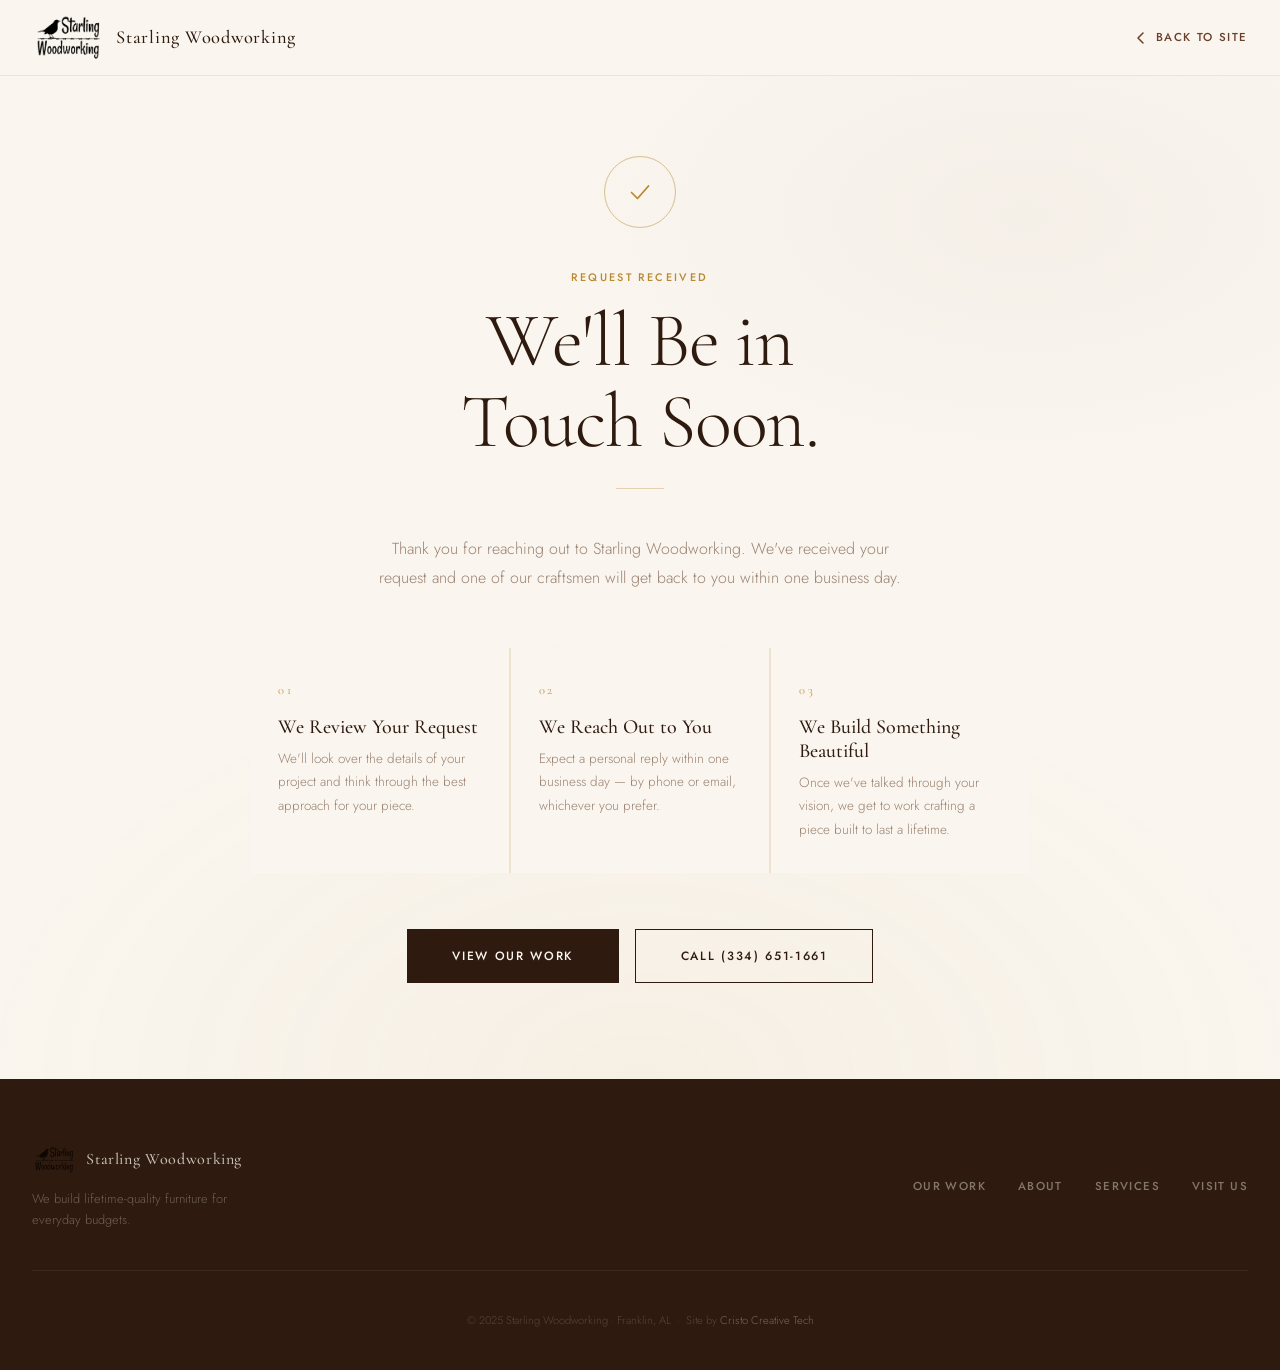
<file: quote-received.html>
<!DOCTYPE html>
<html lang="en">
<head>
  <!-- Google tag (gtag.js) -->
  <script async src="https://www.googletagmanager.com/gtag/js?id=G-CDT7YMXN7Y"></script>
  <script>
    window.dataLayer = window.dataLayer || [];
    function gtag(){dataLayer.push(arguments);}
    gtag('js', new Date());
    gtag('config', 'G-CDT7YMXN7Y');
    gtag('config', 'AW-18181850952');

    /* ── Google Ads conversion event ───────────────────────────────────────
       Fill in the conversion label from Google Ads:
       Goals → Conversions → [action] → Tag details
    ────────────────────────────────────────────────────────────────────── */
    gtag('event', 'conversion', {
      'send_to': 'AW-18181850952/XXXXXXXXXXXXXXXXXXXXXX'
    });
  </script>

  <meta charset="UTF-8">
  <meta name="viewport" content="width=device-width, initial-scale=1.0">
  <title>Request Received — Starling Woodworking</title>
  <meta name="description" content="Thank you for reaching out to Starling Woodworking. We've received your request and will be in touch soon.">
  <meta name="robots" content="noindex, nofollow">

  <link rel="icon" type="image/png" href="/images/favicon/favicon-96x96.png" sizes="96x96" />
  <link rel="icon" type="image/svg+xml" href="/images/favicon/favicon.svg" />
  <link rel="shortcut icon" href="/images/favicon/favicon.ico" />
  <link rel="apple-touch-icon" sizes="180x180" href="/images/favicon/apple-touch-icon.png" />
  <meta name="apple-mobile-web-app-title" content="Starling Woodworking" />

  <link rel="preconnect" href="https://fonts.googleapis.com">
  <link rel="preconnect" href="https://fonts.gstatic.com" crossorigin>
  <link href="https://fonts.googleapis.com/css2?family=Cormorant+Garamond:ital,wght@0,300;0,400;0,500;1,300;1,400&family=Jost:wght@300;400;500&display=swap" rel="stylesheet">
  <link rel="stylesheet" href="styles.css">

  <style>
    /* ── Page layout ── */
    .ty-page {
      min-height: 100vh;
      display: flex;
      flex-direction: column;
    }

    /* ── Slim confirmation nav ── */
    .ty-nav {
      position: fixed;
      top: 0; left: 0; right: 0;
      z-index: 100;
      height: var(--nav-h);
      border-bottom: 1px solid rgba(46,26,14,0.08);
      background: rgba(250,246,239,0.92);
      backdrop-filter: blur(14px);
      -webkit-backdrop-filter: blur(14px);
    }
    .ty-nav__inner {
      max-width: var(--max-w);
      margin: 0 auto;
      padding: 0 2rem;
      height: 100%;
      display: flex;
      align-items: center;
      justify-content: space-between;
    }
    .ty-nav__logo {
      display: flex;
      align-items: center;
      gap: 0.75rem;
    }
    .ty-nav__logo img {
      height: calc(var(--nav-h) - 20px);
      width: auto;
    }
    .ty-nav__logo-text {
      font-family: 'Cormorant Garamond', Georgia, serif;
      font-size: 1.15rem;
      font-weight: 500;
      letter-spacing: 0.04em;
      color: var(--walnut);
      white-space: nowrap;
    }
    .ty-nav__back {
      font-size: 0.72rem;
      font-weight: 500;
      letter-spacing: 0.14em;
      text-transform: uppercase;
      color: var(--walnut-mid);
      display: flex;
      align-items: center;
      gap: 0.5rem;
      transition: color 0.22s;
    }
    .ty-nav__back:hover { color: var(--gold); }
    .ty-nav__back svg {
      width: 14px; height: 14px;
      transition: transform 0.22s var(--ease);
    }
    .ty-nav__back:hover svg { transform: translateX(-3px); }

    /* ── Hero confirmation ── */
    .ty-hero {
      flex: 1;
      display: flex;
      align-items: center;
      justify-content: center;
      padding: calc(var(--nav-h) + 5rem) 2rem 6rem;
      background: var(--cream);
      position: relative;
      overflow: hidden;
    }

    /* Decorative background grain */
    .ty-hero::before {
      content: '';
      position: absolute;
      inset: 0;
      background-image:
        radial-gradient(ellipse 80% 60% at 50% 100%, rgba(184,137,46,0.06) 0%, transparent 70%),
        radial-gradient(ellipse 60% 40% at 80% 20%, rgba(107,63,42,0.04) 0%, transparent 60%);
      pointer-events: none;
    }

    .ty-hero__inner {
      max-width: 780px;
      width: 100%;
      text-align: center;
      position: relative;
      z-index: 1;
    }

    /* Gold check mark icon */
    .ty-icon {
      display: inline-flex;
      align-items: center;
      justify-content: center;
      width: 72px; height: 72px;
      border: 1.5px solid rgba(184,137,46,0.35);
      border-radius: 50%;
      margin: 0 auto 2.5rem;
      opacity: 0;
      transform: scale(0.85);
      animation: iconReveal 0.7s var(--ease) 0.2s forwards;
    }
    .ty-icon svg {
      width: 28px; height: 28px;
      color: var(--gold);
    }

    @keyframes iconReveal {
      to { opacity: 1; transform: scale(1); }
    }

    /* Decorative ring pulse */
    .ty-icon::after {
      content: '';
      position: absolute;
      width: 72px; height: 72px;
      border-radius: 50%;
      border: 1px solid rgba(184,137,46,0.2);
      animation: ringPulse 2.8s ease-out 0.9s infinite;
    }
    @keyframes ringPulse {
      0%   { transform: scale(1);   opacity: 0.6; }
      100% { transform: scale(1.9); opacity: 0; }
    }

    .ty-eyebrow {
      opacity: 0;
      transform: translateY(16px);
      animation: fadeUp 0.7s var(--ease) 0.45s forwards;
    }

    .ty-title {
      font-family: 'Cormorant Garamond', Georgia, serif;
      font-size: clamp(2.8rem, 6vw, 5.2rem);
      font-weight: 300;
      line-height: 1.05;
      color: var(--walnut);
      letter-spacing: -0.015em;
      margin: 0.5rem 0 1.6rem;
      opacity: 0;
      transform: translateY(22px);
      animation: fadeUp 0.8s var(--ease) 0.6s forwards;
    }

    .ty-subtitle {
      font-size: 1rem;
      font-weight: 300;
      color: var(--text-light);
      line-height: 1.82;
      max-width: 540px;
      margin: 0 auto 3.5rem;
      opacity: 0;
      transform: translateY(16px);
      animation: fadeUp 0.7s var(--ease) 0.78s forwards;
    }

    /* ── Next steps ── */
    .ty-steps {
      display: grid;
      grid-template-columns: repeat(3, 1fr);
      gap: 2px;
      background: var(--parchment);
      margin: 0 0 3.5rem;
      text-align: left;
      opacity: 0;
      transform: translateY(20px);
      animation: fadeUp 0.75s var(--ease) 0.95s forwards;
    }

    .ty-step {
      background: var(--cream);
      padding: 2rem 1.75rem;
      position: relative;
    }

    .ty-step__num {
      font-family: 'Cormorant Garamond', serif;
      font-size: 0.78rem;
      letter-spacing: 0.22em;
      color: var(--gold);
      margin-bottom: 0.9rem;
      display: block;
    }

    .ty-step h3 {
      font-family: 'Cormorant Garamond', serif;
      font-size: 1.25rem;
      font-weight: 500;
      color: var(--walnut);
      margin-bottom: 0.5rem;
      line-height: 1.2;
    }

    .ty-step p {
      font-size: 0.84rem;
      color: var(--text-light);
      line-height: 1.72;
    }

    /* ── Actions ── */
    .ty-actions {
      display: flex;
      align-items: center;
      justify-content: center;
      gap: 1rem;
      flex-wrap: wrap;
      opacity: 0;
      transform: translateY(14px);
      animation: fadeUp 0.7s var(--ease) 1.1s forwards;
    }

    /* ── Divider line ── */
    .ty-divider {
      width: 48px; height: 1px;
      background: rgba(184,137,46,0.35);
      margin: 0 auto 2.8rem;
      opacity: 0;
      animation: fadeIn 0.6s ease 0.72s forwards;
    }

    /* ── Footer (reuse existing footer styles) ── */

    /* ── Responsive ── */
    @media (max-width: 720px) {
      .ty-steps { grid-template-columns: 1fr; }
      .ty-nav__logo-text { display: none; }
      .ty-hero { padding-top: calc(var(--nav-h) + 3.5rem); }
    }

    @media (max-width: 480px) {
      .ty-actions { flex-direction: column; width: 100%; }
      .ty-actions .btn { width: 100%; text-align: center; }
    }
  </style>
</head>
<body class="ty-page">

  <!-- Slim nav — logo only -->
  <nav class="ty-nav">
    <div class="ty-nav__inner">
      <a href="/" class="ty-nav__logo">
        <img src="images/Logo/Logo-no-background.svg" alt="Starling Woodworking">
        <span class="ty-nav__logo-text">Starling Woodworking</span>
      </a>
      <a href="/" class="ty-nav__back">
        <svg viewBox="0 0 14 14" fill="none" aria-hidden="true">
          <path d="M9 2L4 7l5 5" stroke="currentColor" stroke-width="1.5" stroke-linecap="round" stroke-linejoin="round"/>
        </svg>
        Back to site
      </a>
    </div>
  </nav>

  <!-- Confirmation hero -->
  <main class="ty-hero">
    <div class="ty-hero__inner">

      <div class="ty-icon">
        <svg viewBox="0 0 28 28" fill="none" aria-hidden="true">
          <path d="M5.5 14.5l6 6L22.5 8" stroke="currentColor" stroke-width="1.75" stroke-linecap="round" stroke-linejoin="round"/>
        </svg>
      </div>

      <span class="eyebrow ty-eyebrow">Request Received</span>

      <h1 class="ty-title">We'll Be in<br>Touch Soon.</h1>

      <div class="ty-divider"></div>

      <p class="ty-subtitle">
        Thank you for reaching out to Starling Woodworking. We've received your request and one of our craftsmen will get back to you within one business day.
      </p>

      <div class="ty-steps">
        <div class="ty-step">
          <span class="ty-step__num">01</span>
          <h3>We Review Your Request</h3>
          <p>We'll look over the details of your project and think through the best approach for your piece.</p>
        </div>
        <div class="ty-step">
          <span class="ty-step__num">02</span>
          <h3>We Reach Out to You</h3>
          <p>Expect a personal reply within one business day — by phone or email, whichever you prefer.</p>
        </div>
        <div class="ty-step">
          <span class="ty-step__num">03</span>
          <h3>We Build Something Beautiful</h3>
          <p>Once we've talked through your vision, we get to work crafting a piece built to last a lifetime.</p>
        </div>
      </div>

      <div class="ty-actions">
        <a href="/" class="btn btn--dark btn--lg">View Our Work</a>
        <a href="tel:3346511661" class="btn btn--outline btn--lg">Call (334) 651-1661</a>
      </div>

    </div>
  </main>

  <!-- Footer -->
  <footer class="footer">
    <div class="footer__inner">
      <div class="footer__brand">
        <div class="footer__logo">
          <img src="images/Logo/Logo-no-background.svg" alt="" aria-hidden="true" class="footer__logo-mark" height="36" width="36">
          <span class="footer__logo-text">Starling Woodworking</span>
        </div>
        <p>We build lifetime-quality furniture for everyday budgets.</p>
      </div>
      <nav class="footer__nav" aria-label="Footer navigation">
        <a href="/#work">Our Work</a>
        <a href="/#about">About</a>
        <a href="/#services">Services</a>
        <a href="/#visit">Visit Us</a>
      </nav>
      <p class="footer__copy">© 2025 Starling Woodworking · Franklin, AL &nbsp;·&nbsp; Site by <a href="https://cristocreativetech.com" target="_blank" rel="noopener noreferrer" class="footer__credit">Cristo Creative Tech</a></p>
    </div>
  </footer>

</body>
</html>
</file>
<file: styles.css>
/* =============================================
   STARLING WOODWORKING — styles.css
   ============================================= */

:root {
  --cream:      #FAF6EF;
  --parchment:  #EDE3D0;
  --walnut:     #2E1A0E;
  --walnut-mid: #6B3F2A;
  --gold:       #B8892E;
  --text:       #3A2B1F;
  --text-light: #9A8272;
  --max-w:      1320px;
  --nav-h:      76px;
  --ease:       cubic-bezier(0.16, 1, 0.3, 1);
}

/* --- Reset --- */
*, *::before, *::after { box-sizing: border-box; margin: 0; padding: 0; }
html { scroll-behavior: smooth; -webkit-text-size-adjust: 100%; }
body {
  background: var(--cream);
  color: var(--text);
  font-family: 'Jost', 'Helvetica Neue', sans-serif;
  font-weight: 300;
  line-height: 1.7;
  overflow-x: hidden;
}
img { display: block; max-width: 100%; height: auto; }
a { color: inherit; text-decoration: none; }
ul { list-style: none; }
address { font-style: normal; }

/* Prevent blue tap flash on mobile; improve tap responsiveness */
a, button, [tabindex], [role="button"] {
  -webkit-tap-highlight-color: transparent;
  touch-action: manipulation;
}

/* --- Type --- */
.section-title {
  font-family: 'Cormorant Garamond', Georgia, serif;
  font-size: clamp(2.2rem, 4.5vw, 3.8rem);
  font-weight: 400;
  line-height: 1.08;
  color: var(--walnut);
  letter-spacing: -0.01em;
}
.section-sub {
  font-size: 0.97rem;
  color: var(--text-light);
  max-width: 480px;
  margin-top: 0.9rem;
  line-height: 1.75;
}
.eyebrow {
  display: block;
  font-size: 0.68rem;
  font-weight: 500;
  letter-spacing: 0.22em;
  text-transform: uppercase;
  color: var(--gold);
  margin-bottom: 0.9rem;
}

/* --- Buttons --- */
.btn {
  display: inline-block;
  padding: 0.9rem 2.4rem;
  font-family: 'Jost', sans-serif;
  font-size: 0.75rem;
  font-weight: 500;
  letter-spacing: 0.14em;
  text-transform: uppercase;
  border: 1.5px solid transparent;
  transition: background 0.28s, color 0.28s, border-color 0.28s;
  cursor: pointer;
}
.btn--light   { background: var(--cream); color: var(--walnut); border-color: var(--cream); }
.btn--light:hover { background: transparent; color: var(--cream); }
.btn--dark    { background: var(--walnut); color: var(--cream); border-color: var(--walnut); }
.btn--dark:hover  { background: var(--walnut-mid); border-color: var(--walnut-mid); }
.btn--outline { background: transparent; color: var(--walnut); border-color: var(--walnut); }
.btn--outline:hover { background: var(--walnut); color: var(--cream); }
.btn--lg { padding: 1rem 2.8rem; }

/* =============================================
   NAV
   ============================================= */
.nav {
  position: fixed;
  top: 0; left: 0; right: 0;
  z-index: 100;
  height: var(--nav-h);
  border-bottom: 1px solid rgba(46,26,14,0.08);
  transition: box-shadow 0.35s;
}
/* Backdrop blur lives on ::before so it doesn't create a containing block
   that traps position:fixed children (iOS Safari backdrop-filter bug) */
.nav::before {
  content: '';
  position: absolute;
  top: 0; right: 0; bottom: 0; left: 0;
  inset: 0;
  background: rgba(250,246,239,0.88);
  backdrop-filter: blur(14px);
  -webkit-backdrop-filter: blur(14px);
  transition: background 0.35s;
  z-index: -1;
}
.nav.scrolled { box-shadow: 0 1px 0 rgba(46,26,14,0.1); }
.nav.scrolled::before { background: var(--cream); }
.nav__inner {
  max-width: var(--max-w);
  margin: 0 auto;
  padding: 0 max(2rem, env(safe-area-inset-right)) 0 max(2rem, env(safe-area-inset-left));
  height: 100%;
  display: flex;
  align-items: center;
  gap: 2rem;
}
.nav__logo {
  flex-shrink: 0;
  display: flex;
  align-items: center;
  gap: 0.75rem;
}
.nav__logo-mark {
  height: calc(var(--nav-h) - 8px);
  width: auto;
  flex-shrink: 0;
}
.nav__logo-text {
  font-family: 'Cormorant Garamond', Georgia, serif;
  font-size: 1.15rem;
  font-weight: 500;
  letter-spacing: 0.04em;
  color: var(--walnut);
  white-space: nowrap;
}

.nav__links {
  display: flex;
  gap: 2.5rem;
  margin-left: auto;
}
.nav__link {
  font-size: 0.75rem;
  font-weight: 500;
  letter-spacing: 0.12em;
  text-transform: uppercase;
  color: var(--text);
  transition: color 0.25s;
  position: relative;
}
.nav__link::after {
  content: '';
  position: absolute;
  bottom: -3px; left: 0;
  width: 0; height: 1px;
  background: var(--gold);
  transition: width 0.28s var(--ease);
}
.nav__link:hover { color: var(--gold); }
.nav__link:hover::after { width: 100%; }

.nav__cta {
  margin-left: 1rem;
  font-size: 0.72rem;
  font-weight: 500;
  letter-spacing: 0.14em;
  text-transform: uppercase;
  color: var(--walnut);
  border: 1px solid var(--walnut);
  padding: 0.5rem 1.4rem;
  transition: background 0.25s, color 0.25s;
}
.nav__cta:hover { background: var(--walnut); color: var(--cream); }

.nav__link--shop { display: none; }

.nav__burger {
  display: none;
  flex-direction: column;
  gap: 5px;
  background: none;
  border: none;
  cursor: pointer;
  padding: 0.5rem;
  margin-left: auto;
}
.nav__burger span {
  display: block;
  width: 24px;
  height: 1.5px;
  background: var(--walnut);
  transition: transform 0.3s, opacity 0.3s;
}
.nav__burger.open span:nth-child(1) { transform: translateY(6.5px) rotate(45deg); }
.nav__burger.open span:nth-child(2) { opacity: 0; }
.nav__burger.open span:nth-child(3) { transform: translateY(-6.5px) rotate(-45deg); }

.nav__overlay {
  position: fixed;
  top: 0; right: 0; bottom: 0; left: 0;
  inset: 0;
  background: rgba(46,26,14,0.5);
  z-index: 98;
  opacity: 0;
  pointer-events: none;
  transition: opacity 0.3s;
}
.nav__overlay.active { opacity: 1; pointer-events: all; }

/* =============================================
   HERO
   ============================================= */
.hero {
  position: relative;
  height: 100vh;
  height: 100svh;
  min-height: 600px;
  display: flex;
  align-items: flex-end;
  padding-bottom: 8vh;
  overflow: hidden;
}
.hero__bg {
  position: absolute;
  top: 0; right: 0; bottom: 0; left: 0;
  inset: 0;
  background-image: url('images/hero.webp');
  background-size: cover;
  background-position: center 30%;
  transform: scale(1.06);
  transition: transform 8s var(--ease);
}
.hero__bg.loaded { transform: scale(1); }
.hero__overlay {
  position: absolute;
  top: 0; right: 0; bottom: 0; left: 0;
  inset: 0;
  background: linear-gradient(
    to bottom,
    rgba(46,26,14,0.15) 0%,
    rgba(46,26,14,0.05) 45%,
    rgba(46,26,14,0.75) 100%
  );
}
.hero__content {
  position: relative;
  z-index: 1;
  max-width: var(--max-w);
  margin: 0 auto;
  padding: 0 2rem;
  width: 100%;
}
.hero__eyebrow {
  font-size: 0.88rem;
  font-weight: 500;
  letter-spacing: 0.22em;
  text-transform: uppercase;
  color: var(--gold);
  margin-bottom: 1.2rem;
  text-shadow: 0 1px 8px rgba(0,0,0,0.5);
  opacity: 0;
  transform: translateY(18px);
  animation: fadeUp 0.8s var(--ease) 0.3s forwards;
}
.hero__title {
  font-family: 'Cormorant Garamond', Georgia, serif;
  font-size: clamp(3.2rem, 9vw, 8rem);
  font-weight: 300;
  line-height: 0.93;
  color: var(--cream);
  letter-spacing: -0.02em;
  margin-bottom: 1.4rem;
  text-shadow: 0 2px 24px rgba(46,26,14,0.3);
  opacity: 0;
  transform: translateY(28px);
  animation: fadeUp 0.9s var(--ease) 0.5s forwards;
}
.hero__tagline {
  font-size: 1.05rem;
  color: rgba(250,246,239,0.75);
  max-width: 380px;
  margin-bottom: 2.5rem;
  text-shadow: 0 1px 6px rgba(0,0,0,0.4);
  opacity: 0;
  transform: translateY(18px);
  animation: fadeUp 0.8s var(--ease) 0.7s forwards;
}
.hero__actions {
  display: flex;
  flex-wrap: wrap;
  gap: 1rem;
}
.hero__content .btn {
  opacity: 0;
  transform: translateY(18px);
  animation: fadeUp 0.8s var(--ease) 0.9s forwards;
}
.hero__scroll-hint {
  position: absolute;
  bottom: 2.5rem; right: 3rem;
  display: flex;
  flex-direction: column;
  align-items: center;
  gap: 0.7rem;
  color: rgba(250,246,239,0.5);
  font-size: 0.62rem;
  letter-spacing: 0.18em;
  text-transform: uppercase;
  opacity: 0;
  animation: fadeIn 1s ease 1.3s forwards;
}
.hero__scroll-line {
  width: 1px; height: 56px;
  background: linear-gradient(to bottom, rgba(250,246,239,0.5), transparent);
  animation: pulse 2.2s ease-in-out 1.5s infinite;
}

/* =============================================
   STYLES GALLERY
   ============================================= */
.styles-gallery { padding-top: 6rem; }
.styles-gallery__intro {
  max-width: var(--max-w);
  margin: 0 auto;
  padding: 0 2rem 3.5rem;
}

.styles-gallery__grid {
  display: grid;
  grid-template-columns: repeat(4, 1fr);
  height: 80vh;
  min-height: 520px;
}

.style-card {
  position: relative;
  overflow: hidden;
  cursor: pointer;
  outline: none;
}
.style-card:focus-visible { outline: 3px solid var(--gold); outline-offset: -3px; }

.style-card__bg { position: absolute; top: 0; right: 0; bottom: 0; left: 0; inset: 0; }

.style-card__img {
  position: absolute;
  inset: 0;
  width: 100%;
  height: 100%;
  object-fit: cover;
  object-position: center;
  opacity: 0;
  transition: opacity 0.9s ease;
  will-change: opacity;
}
.style-card__img.active { opacity: 1; }

/* Subtle scale on hover for active image */
.style-card:hover .style-card__img.active {
  transform: scale(1.04);
  transition: opacity 0.9s ease, transform 6s var(--ease);
}

.style-card__veil {
  position: absolute;
  inset: 0;
  background: linear-gradient(
    to top,
    rgba(46,26,14,0.88) 0%,
    rgba(46,26,14,0.25) 55%,
    rgba(46,26,14,0.05) 100%
  );
  transition: background 0.5s;
}
.style-card:hover .style-card__veil {
  background: linear-gradient(
    to top,
    rgba(46,26,14,0.94) 0%,
    rgba(46,26,14,0.45) 55%,
    rgba(46,26,14,0.15) 100%
  );
}

/* Thin gold border appears between cards on hover */
.style-card + .style-card { border-left: 1px solid rgba(184,137,46,0); transition: border-color 0.3s; }
.style-card:hover + .style-card,
.styles-gallery__grid:has(.style-card:hover) .style-card:hover { border-left-color: rgba(184,137,46,0.3); }

.style-card__body {
  position: absolute;
  bottom: 0; left: 0; right: 0;
  padding: 2.5rem 2rem;
}
.style-card__num {
  display: block;
  font-family: 'Cormorant Garamond', serif;
  font-size: 0.8rem;
  color: var(--gold);
  letter-spacing: 0.2em;
  margin-bottom: 0.5rem;
}
.style-card__name {
  font-family: 'Cormorant Garamond', serif;
  font-size: clamp(1.7rem, 2.2vw, 2.3rem);
  font-weight: 400;
  color: var(--cream);
  line-height: 1.1;
  margin-bottom: 0;
  transition: margin-bottom 0.35s var(--ease);
}
.style-card:hover .style-card__name { margin-bottom: 0.6rem; }

.style-card__desc {
  font-size: 0.84rem;
  color: rgba(250,246,239,0.65);
  line-height: 1.6;
  max-height: 0;
  overflow: hidden;
  opacity: 0;
  transition: max-height 0.45s var(--ease), opacity 0.35s;
}
.style-card:hover .style-card__desc {
  max-height: 60px;
  opacity: 1;
}

.style-card__cta {
  display: inline-flex;
  align-items: center;
  gap: 0.4rem;
  margin-top: 1rem;
  font-size: 0.7rem;
  font-weight: 500;
  letter-spacing: 0.15em;
  text-transform: uppercase;
  color: var(--gold);
  opacity: 0;
  transform: translateY(6px);
  transition: opacity 0.3s 0.1s, transform 0.3s 0.1s var(--ease);
}
.style-card:hover .style-card__cta {
  opacity: 1;
  transform: translateY(0);
}

/* =============================================
   LIGHTBOX
   ============================================= */
.lightbox {
  position: fixed;
  top: 0; right: 0; bottom: 0; left: 0;
  inset: 0;
  z-index: 200;
  background: rgba(20,11,6,0.97);
  display: flex;
  align-items: center;
  justify-content: center;
  opacity: 0;
  pointer-events: none;
  transition: opacity 0.32s;
}
.lightbox.active { opacity: 1; pointer-events: all; }

.lightbox__img-wrap {
  display: flex;
  flex-direction: column;
  align-items: center;
  gap: 1rem;
}
.lightbox__img-wrap img {
  max-width: min(90vw, 960px);
  max-height: 88vh;
  width: auto;
  height: auto;
  display: block;
  box-shadow: 0 30px 80px rgba(0,0,0,0.55);
}
.lightbox__caption {
  color: rgba(250,246,239,0.4);
  font-size: 0.72rem;
  letter-spacing: 0.12em;
  text-transform: uppercase;
  text-align: center;
}
.lightbox__close {
  position: absolute;
  top: 1.5rem; right: 2rem;
  background: none; border: none;
  color: rgba(250,246,239,0.55);
  font-size: 1.5rem;
  cursor: pointer;
  transition: color 0.2s;
  padding: 0.5rem;
  line-height: 1;
}
.lightbox__close:hover { color: var(--cream); }
.lightbox__prev,
.lightbox__next {
  position: absolute;
  top: 50%; transform: translateY(-50%);
  background: rgba(250,246,239,0.07);
  border: 1px solid rgba(250,246,239,0.14);
  color: rgba(250,246,239,0.65);
  font-size: 2rem;
  width: 52px; height: 52px;
  display: flex; align-items: center; justify-content: center;
  cursor: pointer;
  transition: background 0.2s, color 0.2s;
}
.lightbox__prev { left: 1.5rem; }
.lightbox__next { right: 1.5rem; }
.lightbox__prev:hover,
.lightbox__next:hover { background: rgba(250,246,239,0.14); color: var(--cream); }

/* Clickable image hint */
.lightbox__img-wrap { position: relative; }
#lightboxImg {
  cursor: pointer;
  transition: opacity 0.2s;
}
#lightboxImg:hover { opacity: 0.92; }
.lightbox__img-hint {
  position: absolute;
  bottom: calc(100% + 0.75rem);
  left: 50%;
  transform: translateX(-50%);
  font-size: 0.65rem;
  font-weight: 500;
  letter-spacing: 0.14em;
  text-transform: uppercase;
  color: rgba(250,246,239,0.4);
  white-space: nowrap;
  pointer-events: none;
  opacity: 0;
  transition: opacity 0.3s;
}
.lightbox__img-wrap:hover .lightbox__img-hint { opacity: 1; }

/* Dot indicators — mobile nav affordance */
.lightbox__dots {
  display: none;
  gap: 7px;
  justify-content: center;
  margin-top: 0.6rem;
}
.lightbox__dot {
  width: 6px; height: 6px;
  border-radius: 50%;
  background: rgba(250,246,239,0.22);
  transition: background 0.22s, transform 0.22s;
  cursor: pointer;
}
.lightbox__dot.active {
  background: rgba(250,246,239,0.82);
  transform: scale(1.35);
}

/* One-time swipe hint */
.lightbox__swipe-hint {
  position: absolute;
  bottom: 2.25rem;
  left: 50%;
  transform: translateX(-50%);
  background: rgba(250,246,239,0.08);
  border: 1px solid rgba(250,246,239,0.18);
  color: rgba(250,246,239,0.65);
  font-family: var(--font-body);
  font-size: 0.6rem;
  letter-spacing: 0.16em;
  text-transform: uppercase;
  padding: 0.4rem 1.1rem;
  white-space: nowrap;
  pointer-events: none;
  opacity: 0;
  display: none;
}
.lightbox__swipe-hint.show {
  display: block;
  animation: swipeHintFade 2.6s ease forwards;
}
@keyframes swipeHintFade {
  0%   { opacity: 0; transform: translateX(-50%) translateY(5px); }
  18%  { opacity: 1; transform: translateX(-50%) translateY(0); }
  72%  { opacity: 1; transform: translateX(-50%) translateY(0); }
  100% { opacity: 0; transform: translateX(-50%) translateY(0); }
}

/* =============================================
   INQUIRY POPUP
   ============================================= */
.inquiry {
  position: fixed;
  top: 0; right: 0; bottom: 0; left: 0;
  inset: 0;
  z-index: 300;
  display: flex;
  align-items: center;
  justify-content: center;
  padding: 1.5rem;
  background: rgba(20,11,6,0.55);
  backdrop-filter: blur(6px);
  -webkit-backdrop-filter: blur(6px);
  opacity: 0;
  pointer-events: none;
  transition: opacity 0.3s;
}
.inquiry.active { opacity: 1; pointer-events: all; }

.inquiry__card {
  position: relative;
  display: grid;
  grid-template-columns: 1fr 1fr;
  max-width: 680px;
  width: 100%;
  background: var(--walnut);
  box-shadow: 0 40px 100px rgba(0,0,0,0.65);
  overflow: hidden;
  transform: translateY(16px) scale(0.98);
  transition: transform 0.4s var(--ease);
}
.inquiry.active .inquiry__card { transform: translateY(0) scale(1); }

.inquiry__close {
  position: absolute;
  top: 1rem; right: 1rem;
  z-index: 1;
  background: none; border: none;
  color: rgba(250,246,239,0.45);
  font-size: 1.3rem;
  cursor: pointer;
  transition: color 0.2s;
  padding: 0.4rem;
  line-height: 1;
}
.inquiry__close:hover { color: var(--cream); }

.inquiry__thumb {
  overflow: hidden;
  min-height: 280px;
}
.inquiry__thumb img {
  width: 100%;
  height: 100%;
  object-fit: cover;
  display: block;
}

.inquiry__body {
  padding: 3rem 2.5rem;
  display: flex;
  flex-direction: column;
  justify-content: center;
}
.inquiry__body .eyebrow { color: var(--gold); }
.inquiry__title {
  font-family: 'Cormorant Garamond', serif;
  font-size: 2rem;
  font-weight: 400;
  color: var(--cream);
  line-height: 1.1;
  margin-bottom: 1rem;
}
.inquiry__text {
  font-size: 0.88rem;
  color: rgba(250,246,239,0.6);
  line-height: 1.75;
  margin-bottom: 2rem;
}
.inquiry__actions { display: flex; flex-direction: column; gap: 0.75rem; }
.inquiry .btn--light { background: var(--cream); color: var(--walnut); border-color: var(--cream); }
.inquiry .btn--light:hover { background: var(--parchment); }
.inquiry .btn--ghost {
  background: transparent;
  color: rgba(250,246,239,0.55);
  border: 1.5px solid rgba(250,246,239,0.2);
  display: inline-block;
  padding: 0.9rem 2.4rem;
  font-family: 'Jost', sans-serif;
  font-size: 0.75rem;
  font-weight: 500;
  letter-spacing: 0.14em;
  text-transform: uppercase;
  text-align: center;
  transition: background 0.25s, color 0.25s, border-color 0.25s;
}
.inquiry .btn--ghost:hover { background: rgba(250,246,239,0.08); color: var(--cream); border-color: rgba(250,246,239,0.35); }

@media (max-width: 600px) {
  .inquiry__card { grid-template-columns: 1fr; }
  .inquiry__thumb { min-height: 200px; max-height: 220px; }
  .inquiry__body { padding: 2rem 1.75rem; }
  .inquiry__title { font-size: 1.6rem; }
}

/* =============================================
   ABOUT
   ============================================= */
.about { padding: 8rem 2rem; }
.about__inner {
  max-width: var(--max-w);
  margin: 0 auto;
  display: grid;
  grid-template-columns: 1fr 1fr;
  gap: 6rem;
  align-items: center;
}
.about__text .section-title { margin: 0.4rem 0 2rem; }
.about__text p { font-size: 0.97rem; line-height: 1.82; margin-bottom: 1.1rem; }
.about__woods {
  display: flex; flex-wrap: wrap; gap: 0; margin-top: 2.2rem;
  color: var(--text-light);
  font-size: 0.7rem; font-weight: 500;
  letter-spacing: 0.12em; text-transform: uppercase;
}
.about__woods span { display: inline; }
.about__woods span + span::before {
  content: ' · ';
  display: inline;
  opacity: 0.45;
}

/* Fixed stacking — no absolute positioning */
.about__img-stack { display: flex; flex-direction: column; }
.about__img-main {
  width: 82%;
  height: 360px;
  object-fit: cover;
  position: relative;
  z-index: 1;
}
.about__img-offset {
  width: 62%;
  height: 240px;
  object-fit: cover;
  margin-top: -100px;
  margin-left: auto;
  border: 6px solid var(--cream);
  box-shadow: 0 16px 48px rgba(46,26,14,0.15);
  position: relative;
  z-index: 2;
}

/* =============================================
   PROCESS
   ============================================= */
.process { background: var(--parchment); padding: 5rem 0 0; }
.process__header {
  max-width: var(--max-w); margin: 0 auto;
  padding: 0 2rem 3rem;
  display: flex;
  align-items: flex-end;
  justify-content: space-between;
  gap: 2rem;
}
.process__hint {
  font-size: 0.68rem;
  font-weight: 500;
  letter-spacing: 0.18em;
  text-transform: uppercase;
  color: var(--text-light);
  display: flex;
  align-items: center;
  gap: 0.5rem;
  white-space: nowrap;
  padding-bottom: 0.15rem;
  flex-shrink: 0;
}
.process__hint-arrow {
  display: inline-block;
  color: var(--gold);
  animation: nudgeArrow 1.8s ease-in-out infinite;
}

/* Strip wrapper clips the edge fade */
.process__strip-wrap {
  position: relative;
  overflow: hidden;
}
.process__strip {
  overflow-x: auto;
  -webkit-overflow-scrolling: touch;
  scrollbar-width: none;
  cursor: grab;
}
.process__strip:active { cursor: grabbing; }
.process__strip::-webkit-scrollbar { display: none; }

/* Right-edge parchment fade with bouncing arrow */
.process__edge-fade {
  position: absolute;
  top: 0; right: 0; bottom: 0;
  width: 110px;
  background: linear-gradient(to right, transparent, var(--parchment) 65%);
  display: flex;
  align-items: center;
  justify-content: flex-end;
  padding-right: 1.2rem;
  pointer-events: none;
  transition: opacity 0.5s;
}
.process__edge-arrow {
  font-size: 2.2rem;
  color: var(--gold);
  line-height: 1;
  animation: nudgeArrow 1.4s ease-in-out infinite;
}

/* Gold scroll-progress bar */
.process__progress {
  height: 2px;
  background: rgba(46,26,14,0.08);
}
.process__progress-fill {
  height: 100%;
  width: 0%;
  background: var(--gold);
  transition: width 0.08s linear;
}

.process__track {
  display: flex; gap: 4px;
  width: max-content;
  user-select: none;
}
.process__slide { flex-shrink: 0; width: 360px; }
.process__slide img { width: 100%; height: 280px; object-fit: cover; pointer-events: none; }
.process__slide p {
  padding: 1rem 1.2rem 1.8rem;
  font-size: 0.82rem;
  color: var(--text-light);
  letter-spacing: 0.04em;
  background: var(--parchment);
}

/* =============================================
   SERVICES
   ============================================= */
.services { padding: 8rem 2rem; }
.services__inner { max-width: var(--max-w); margin: 0 auto; }
.services__header { margin-bottom: 4rem; }
.services__grid {
  display: grid;
  grid-template-columns: repeat(4, 1fr);
  gap: 2px;
  background: var(--parchment);
}
.service-card { background: var(--cream); padding: 3rem 2.2rem; }
.service-card__icon {
  width: 38px; height: 38px;
  color: var(--walnut-mid); margin-bottom: 1.5rem;
}
.service-card__icon svg { width: 100%; height: 100%; }
.service-card h3 {
  font-family: 'Cormorant Garamond', serif;
  font-size: 1.4rem; font-weight: 500;
  color: var(--walnut); margin-bottom: 0.75rem;
}
.service-card p { font-size: 0.87rem; color: var(--text-light); line-height: 1.72; }

/* =============================================
   TESTIMONIALS
   ============================================= */
.testimonials { background: var(--walnut); padding: 8rem 2rem; }
.testimonials__inner { max-width: var(--max-w); margin: 0 auto; }
.testimonials__header { margin-bottom: 4rem; }
.testimonials__header .section-title { color: var(--cream); }
.testimonials__grid { display: grid; grid-template-columns: repeat(3, 1fr); gap: 2rem; }
.testimonial {
  padding: 2.5rem;
  border: 1px solid rgba(250,246,239,0.1);
  background: rgba(250,246,239,0.03);
  transition: border-color 0.28s;
}
.testimonial:hover { border-color: rgba(184,137,46,0.35); }
.testimonial p {
  font-family: 'Cormorant Garamond', serif;
  font-size: 1.12rem; font-weight: 300; font-style: italic;
  line-height: 1.75; color: rgba(250,246,239,0.82); margin-bottom: 1.5rem;
}
.testimonial cite { font-size: 0.7rem; font-weight: 500; letter-spacing: 0.14em; text-transform: uppercase; color: var(--gold); }
.testimonials__note { margin-top: 3rem; text-align: center; font-size: 0.85rem; color: rgba(250,246,239,0.38); }
.testimonials__note a { color: var(--gold); text-decoration: underline; text-underline-offset: 3px; }

/* =============================================
   VISIT / CONTACT
   ============================================= */
.visit { padding: 8rem 2rem; background: var(--parchment); }
.visit__inner {
  max-width: var(--max-w); margin: 0 auto;
  display: grid; grid-template-columns: 1fr 1fr;
  gap: 6rem; align-items: center;
}
.visit__text .section-title { margin: 0.4rem 0 1.4rem; }
.visit__text > p { font-size: 0.97rem; color: var(--text-light); line-height: 1.8; max-width: 420px; }
.visit__details {
  display: flex; flex-direction: column; gap: 1.5rem;
  margin-top: 3rem; padding-top: 3rem;
  border-top: 1px solid rgba(46,26,14,0.12);
}
.visit__detail strong {
  display: block; font-size: 0.66rem; font-weight: 500;
  letter-spacing: 0.2em; text-transform: uppercase; color: var(--gold); margin-bottom: 0.35rem;
}
.visit__detail address,
.visit__detail a { font-size: 0.95rem; color: var(--text); line-height: 1.6; }
.visit__detail a:hover { color: var(--gold); }
.visit__social { display: flex; align-items: center; gap: 0.7rem; margin-top: 2rem; }
.social-link {
  font-size: 0.75rem; font-weight: 500;
  letter-spacing: 0.12em; text-transform: uppercase;
  color: var(--walnut-mid); transition: color 0.2s;
}
.social-link:hover { color: var(--gold); }
.visit__cta { display: flex; flex-direction: column; gap: 1rem; align-items: flex-start; }

/* =============================================
   FOOTER
   ============================================= */
.footer {
  background: var(--walnut);
  padding: 4rem 2rem max(2.5rem, env(safe-area-inset-bottom));
}
.footer__inner {
  max-width: var(--max-w); margin: 0 auto;
  display: flex; align-items: center; justify-content: space-between;
  flex-wrap: wrap; gap: 2rem;
}
.footer__brand {}
.footer__logo {
  display: flex; align-items: center; gap: 0.65rem;
  margin-bottom: 0.75rem;
}
.footer__logo-mark { height: 34px; width: auto; opacity: 0.7; }
.footer__logo-text {
  font-family: 'Cormorant Garamond', serif;
  font-size: 1rem; font-weight: 500;
  color: rgba(250,246,239,0.75);
  letter-spacing: 0.04em;
}
.footer__brand > p { font-size: 0.8rem; color: rgba(250,246,239,0.32); max-width: 240px; line-height: 1.6; }
.footer__nav { display: flex; gap: 2rem; flex-wrap: wrap; }
.footer__nav a {
  font-size: 0.72rem; font-weight: 500;
  letter-spacing: 0.12em; text-transform: uppercase;
  color: rgba(250,246,239,0.42); transition: color 0.2s;
}
.footer__nav a:hover { color: var(--cream); }
.footer__copy {
  width: 100%; text-align: center;
  font-size: 0.7rem; color: rgba(250,246,239,0.2);
  padding-top: 2.5rem;
  border-top: 1px solid rgba(250,246,239,0.07);
  margin-top: 0.5rem;
}
.footer__credit { color: rgba(250,246,239,0.35); transition: color 0.2s; }
.footer__credit:hover { color: var(--gold); }

/* =============================================
   CONTEXT-SPECIFIC COPY (desktop vs mobile)
   ============================================= */
.section-sub--mobile { display: none; }
.hint--mobile        { display: none; }

/* =============================================
   SCROLL REVEAL
   ============================================= */
.reveal {
  opacity: 0;
  transform: translateY(28px);
  transition: opacity 0.72s var(--ease), transform 0.72s var(--ease);
}
.reveal.visible { opacity: 1; transform: none; }

/* =============================================
   KEYFRAMES
   ============================================= */
@keyframes fadeUp    { to { opacity: 1; transform: translateY(0); } }
@keyframes fadeIn    { to { opacity: 1; } }
@keyframes pulse     { 0%, 100% { opacity: 0.5; } 50% { opacity: 0.15; } }
@keyframes nudgeArrow {
  0%, 100% { transform: translateX(0);    opacity: 1; }
  60%       { transform: translateX(7px); opacity: 0.7; }
}

/* =============================================
   RESPONSIVE — TABLET
   ============================================= */
@media (max-width: 1080px) {
  .styles-gallery__grid { grid-template-columns: repeat(2, 1fr); height: auto; min-height: 0; }
  .style-card { height: 60vw; min-height: 320px; }
  .services__grid { grid-template-columns: repeat(2, 1fr); }
  .testimonials__grid { grid-template-columns: repeat(2, 1fr); }
  .about__inner { grid-template-columns: 1fr; gap: 3rem; }
  .about__img-main { width: 78%; height: 300px; }
  .about__img-offset { width: 58%; height: 200px; margin-top: -80px; }
  .visit__inner { grid-template-columns: 1fr; gap: 3rem; }
}

/* =============================================
   RESPONSIVE — MOBILE
   ============================================= */
@media (max-width: 768px) {
  :root { --nav-h: 64px; }

  .nav__logo-mark { height: 48px; }
  .nav__logo-text { font-size: 1rem; }
  .nav__cta { display: none; }
  .nav__burger {
    display: flex;
    /* Minimum 44×44px touch target */
    min-width: 44px;
    min-height: 44px;
    align-items: center;
    justify-content: center;
    padding: 0;
  }

  /* Slide-in drawer — backdrop-filter is on nav::before so it doesn't trap this */
  .nav__links {
    position: fixed;
    top: 0; right: 0; bottom: 0;
    width: min(300px, 85vw);
    background: var(--cream);
    flex-direction: column; align-items: flex-start;
    gap: 0;
    padding: calc(var(--nav-h) + 1.5rem) max(2rem, env(safe-area-inset-right)) max(2rem, env(safe-area-inset-bottom)) 2rem;
    transform: translateX(100%);
    transition: transform 0.34s var(--ease);
    z-index: 99;
    box-shadow: -24px 0 60px rgba(46,26,14,0.18);
    margin-left: 0;
    overscroll-behavior-y: contain;
  }
  .nav__links.open { transform: translateX(0); }

  .nav__link {
    color: var(--text); font-size: 1rem;
    /* 48px minimum touch target height */
    padding: 0.9rem 0;
    min-height: 48px;
    width: 100%;
    border-bottom: 1px solid var(--parchment);
    display: flex;
    align-items: center;
  }
  .nav__link::after { display: none; }

  .nav__link--shop {
    display: flex;
    justify-content: center;
    margin-top: 1rem;
    border: none;
    border-radius: 2px;
    background: var(--walnut);
    color: var(--cream);
  }

  .hero__title { font-size: clamp(2.8rem, 13vw, 5rem); }
  .hero__scroll-hint { display: none; }

  /* Swap hint copy */
  .section-sub--desktop { display: none; }
  .section-sub--mobile  { display: block; }
  .hint--desktop        { display: none; }
  .hint--mobile         { display: inline; }

  .styles-gallery__grid { grid-template-columns: 1fr; height: auto; }
  .style-card { height: 70vw; min-height: 280px; }
  .style-card + .style-card { border-left: none; }
  /* Always show desc + cta on mobile (no hover) */
  .style-card__desc { max-height: 60px; opacity: 1; }
  .style-card__cta { opacity: 1; transform: none; }

  /* Lightbox: bigger tap targets for nav arrows */
  .lightbox__img-wrap img { max-width: 92vw; }
  .lightbox__prev { left: 0.25rem; }
  .lightbox__next { right: 0.25rem; }
  .lightbox__prev,
  .lightbox__next {
    width: 44px;
    height: 52px;
  }
  .lightbox__dots { display: flex; }
  .lightbox__close {
    top: max(1rem, env(safe-area-inset-top));
    right: max(1.5rem, env(safe-area-inset-right));
    min-width: 44px;
    min-height: 44px;
    display: flex;
    align-items: center;
    justify-content: center;
  }

  .process__slide { width: 260px; }
  .process__slide img { height: 200px; }
  .services__grid { grid-template-columns: 1fr; }
  .testimonials__grid { grid-template-columns: 1fr; }
  .visit__cta { width: 100%; }
  .visit__cta .btn { width: 100%; text-align: center; }
  .footer__inner { flex-direction: column; text-align: center; }
  .footer__brand > p { margin: 0 auto; }
  .footer__logo { justify-content: center; }
  .footer__nav { justify-content: center; }
}

@media (max-width: 480px) {
  .hero__tagline { display: none; }
  .about__img-main { width: 85%; height: 240px; }
  .about__img-offset { width: 65%; height: 170px; margin-top: -60px; }
  .service-card { padding: 2rem 1.6rem; }
  .testimonial { padding: 1.8rem; }
}

/* Reduce motion for users who prefer it */
@media (prefers-reduced-motion: reduce) {
  *, *::before, *::after {
    animation-duration: 0.01ms !important;
    animation-iteration-count: 1 !important;
    transition-duration: 0.01ms !important;
  }
  html { scroll-behavior: auto; }
}
</file>
